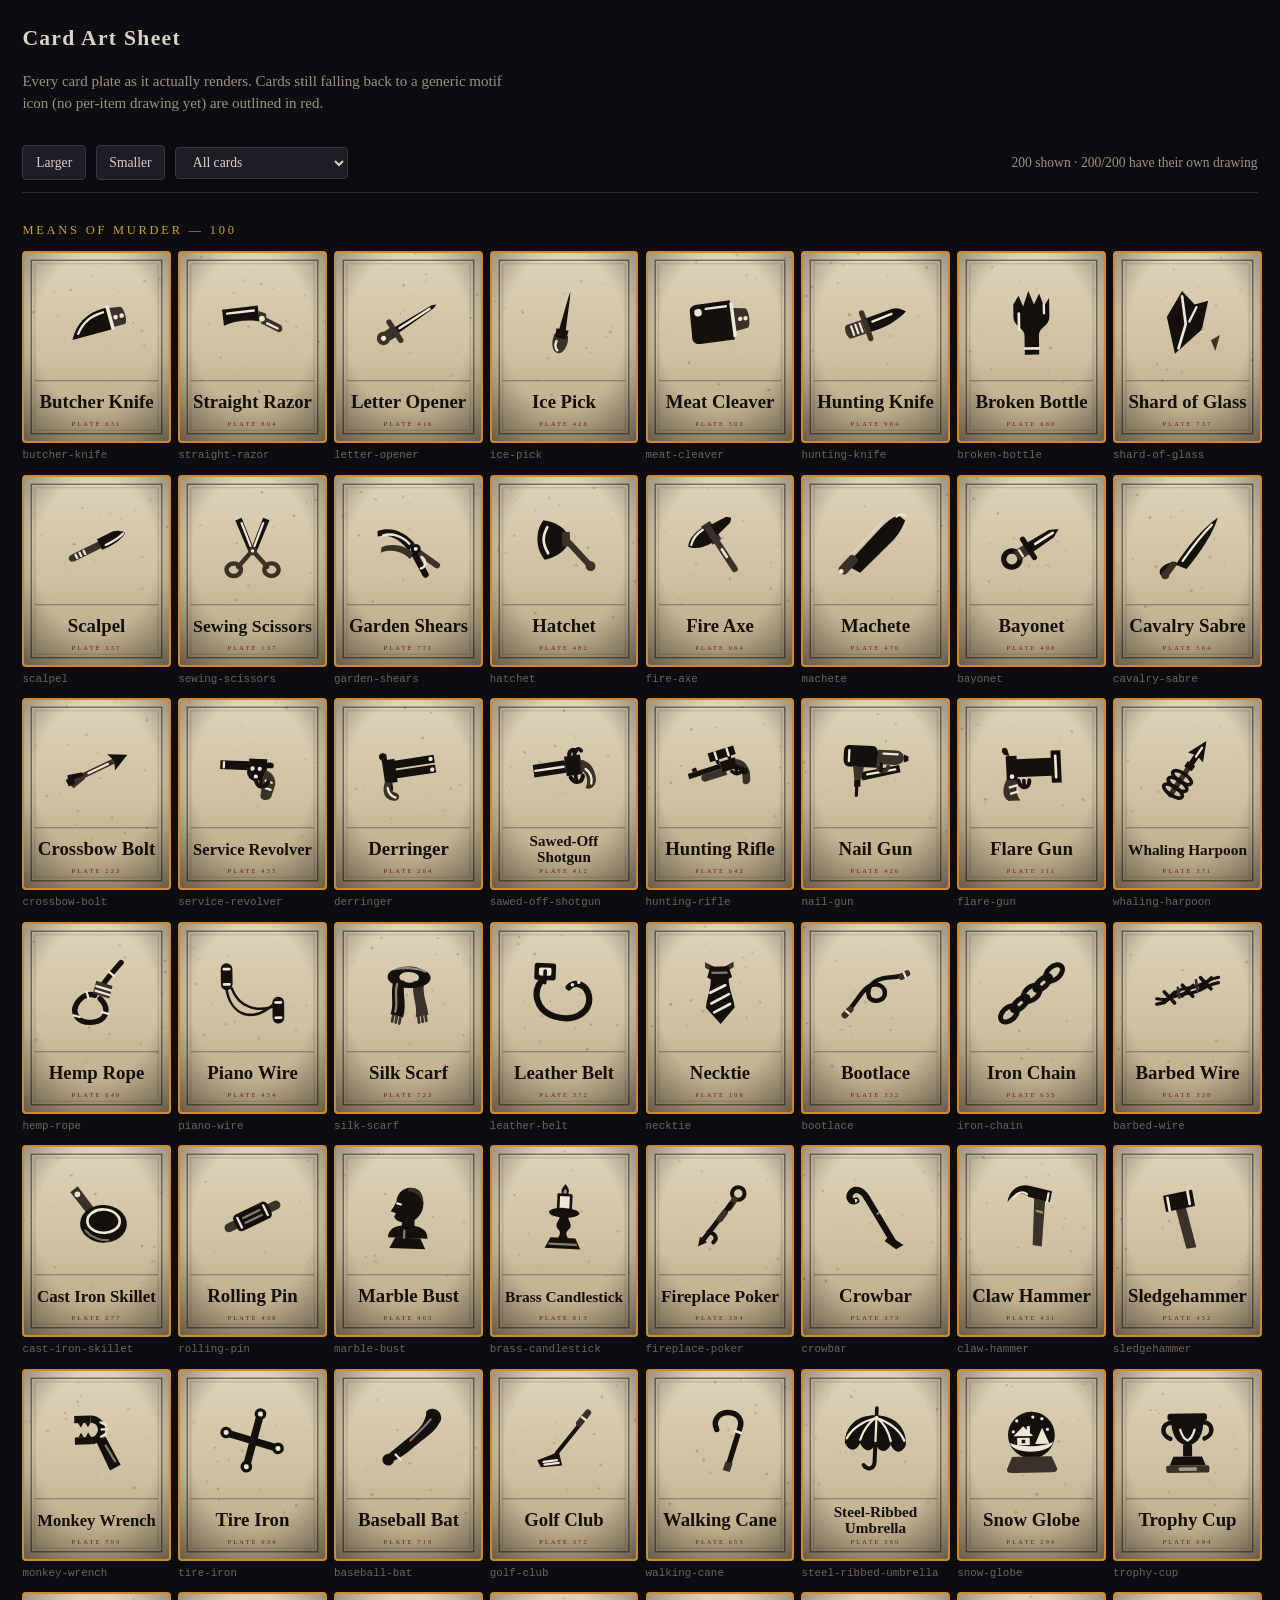
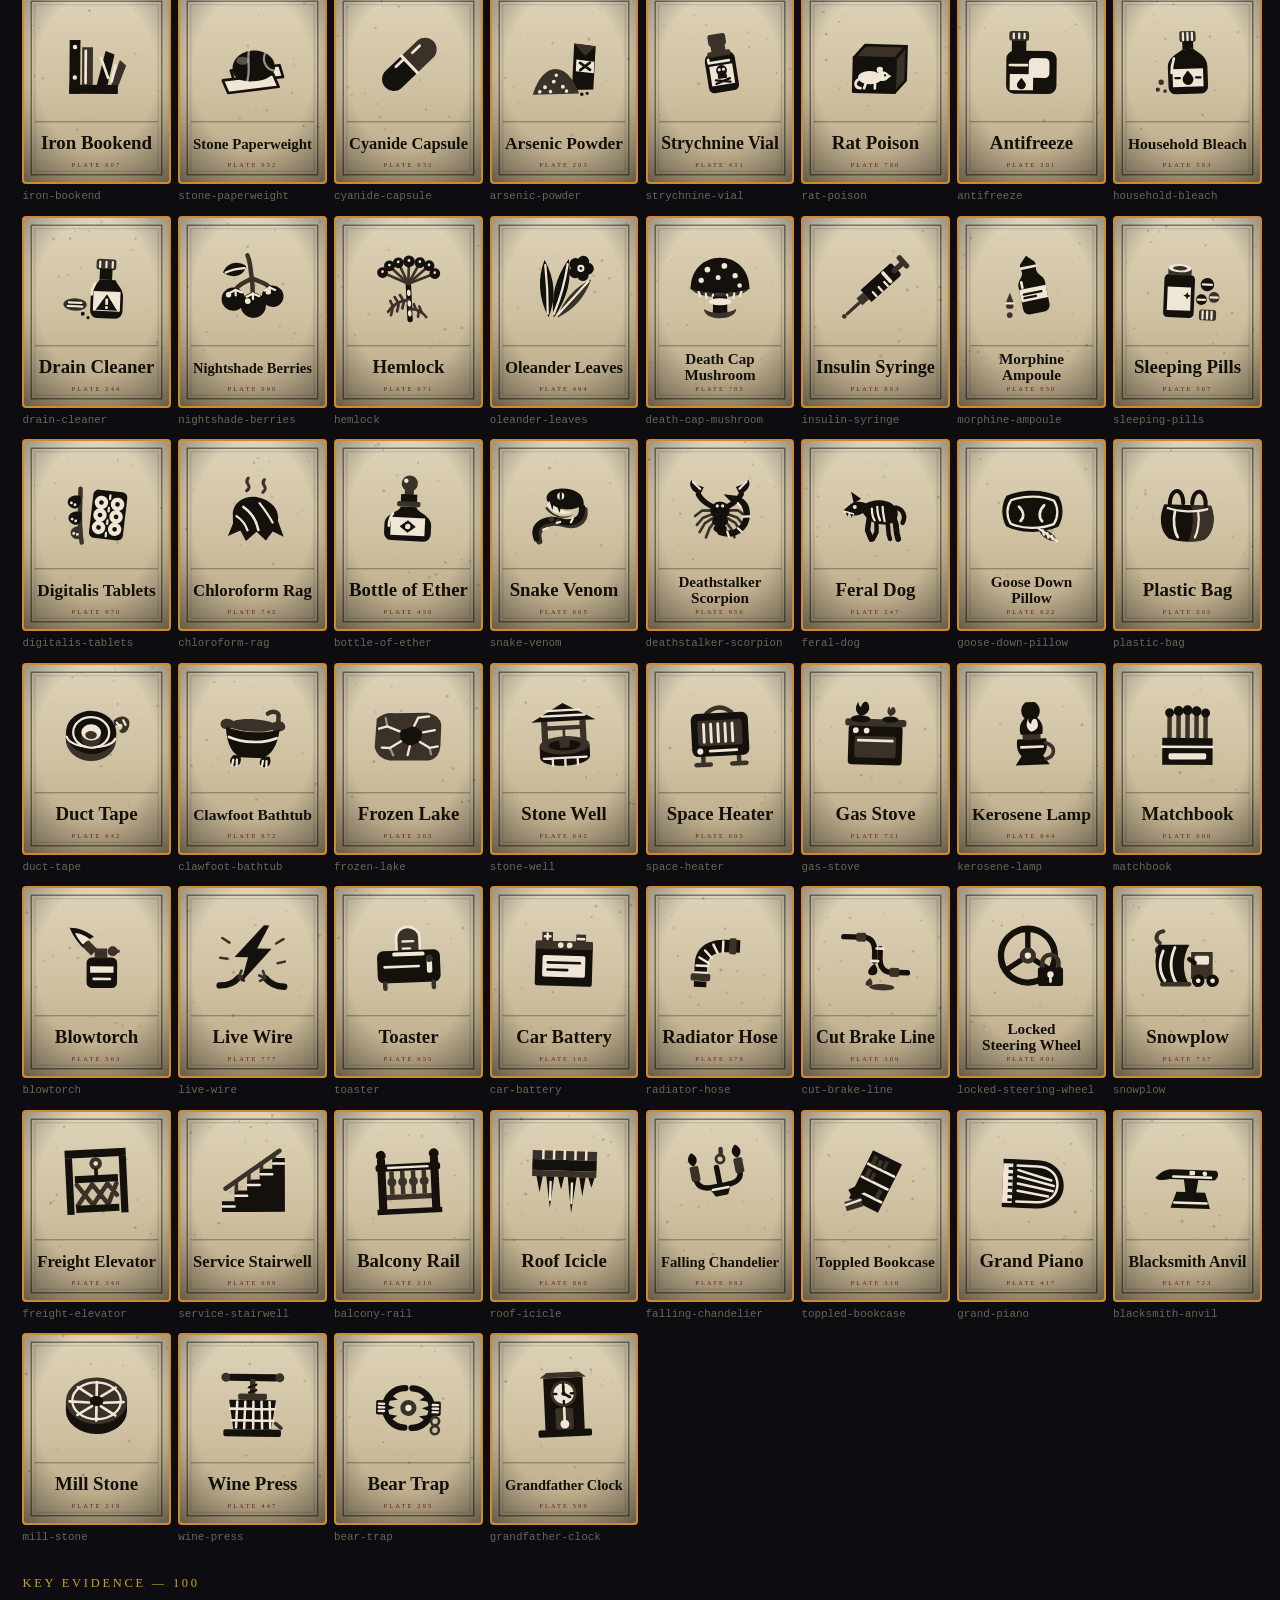
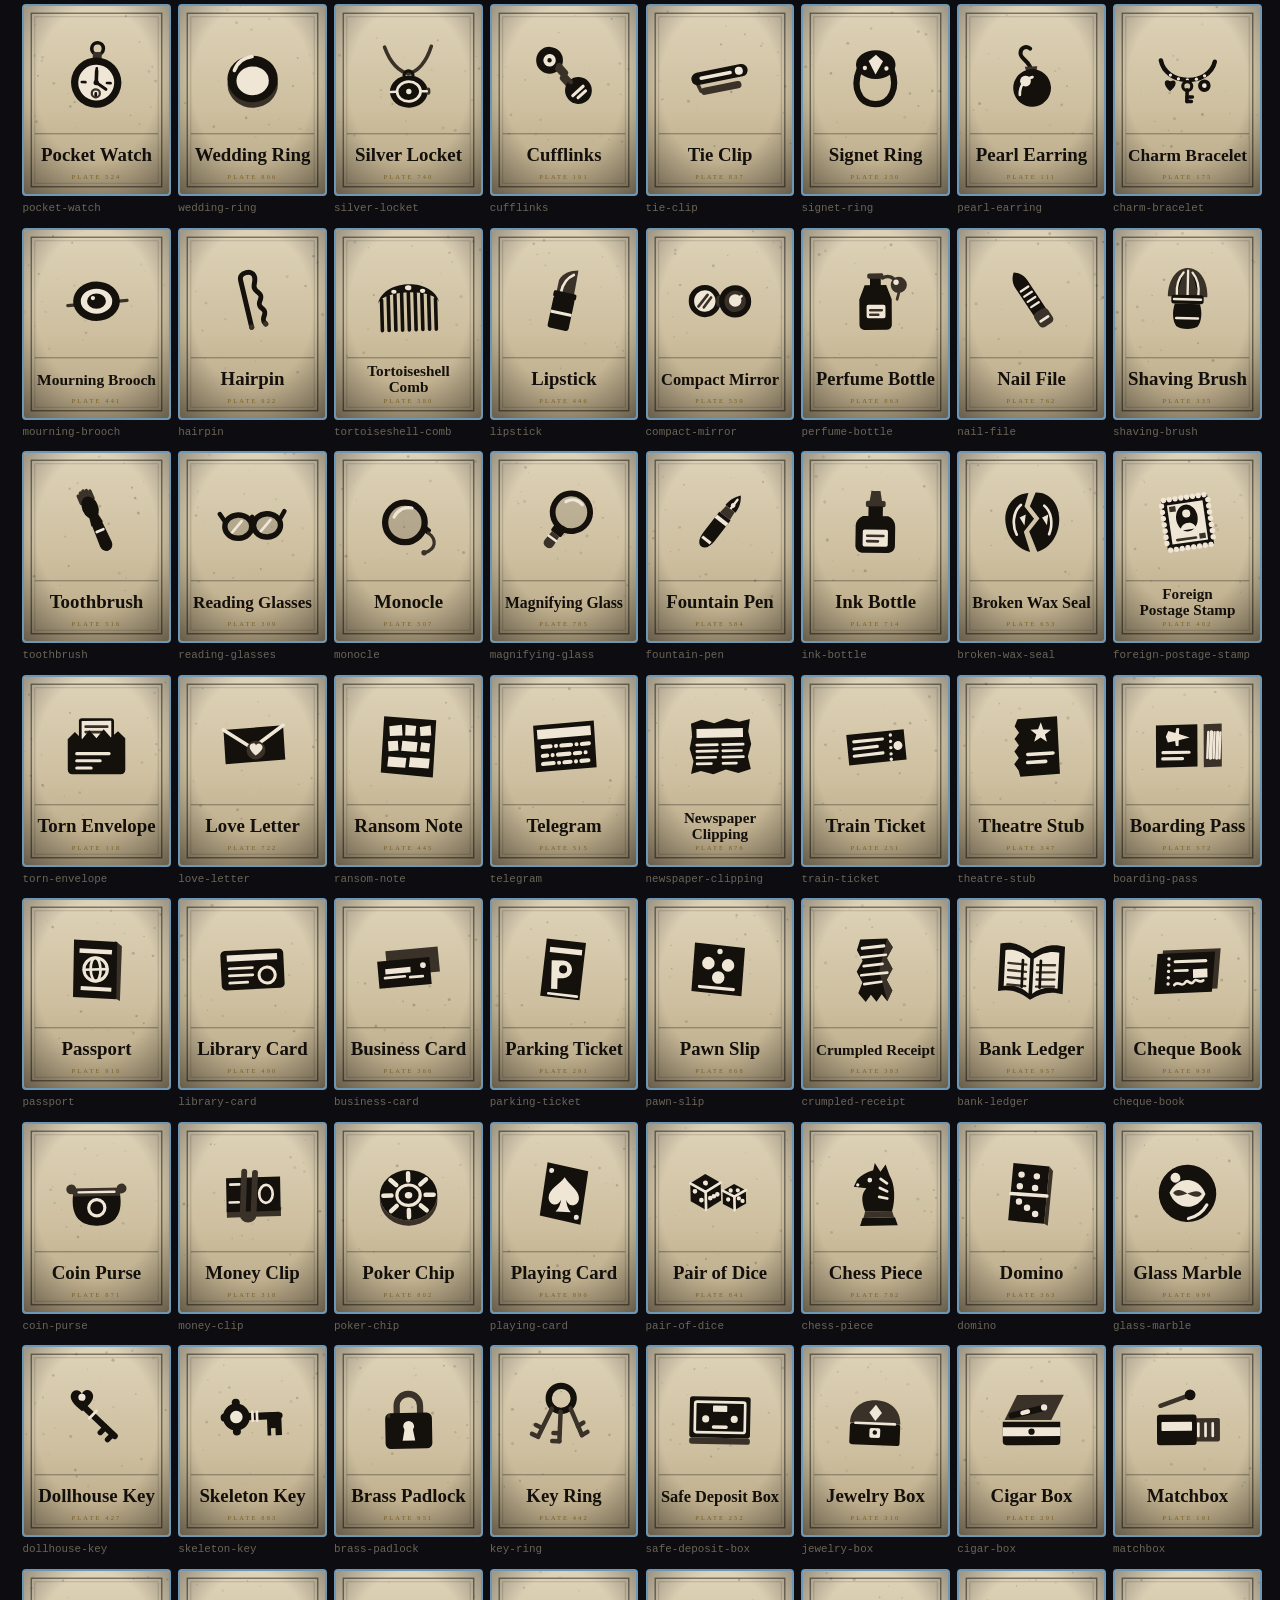
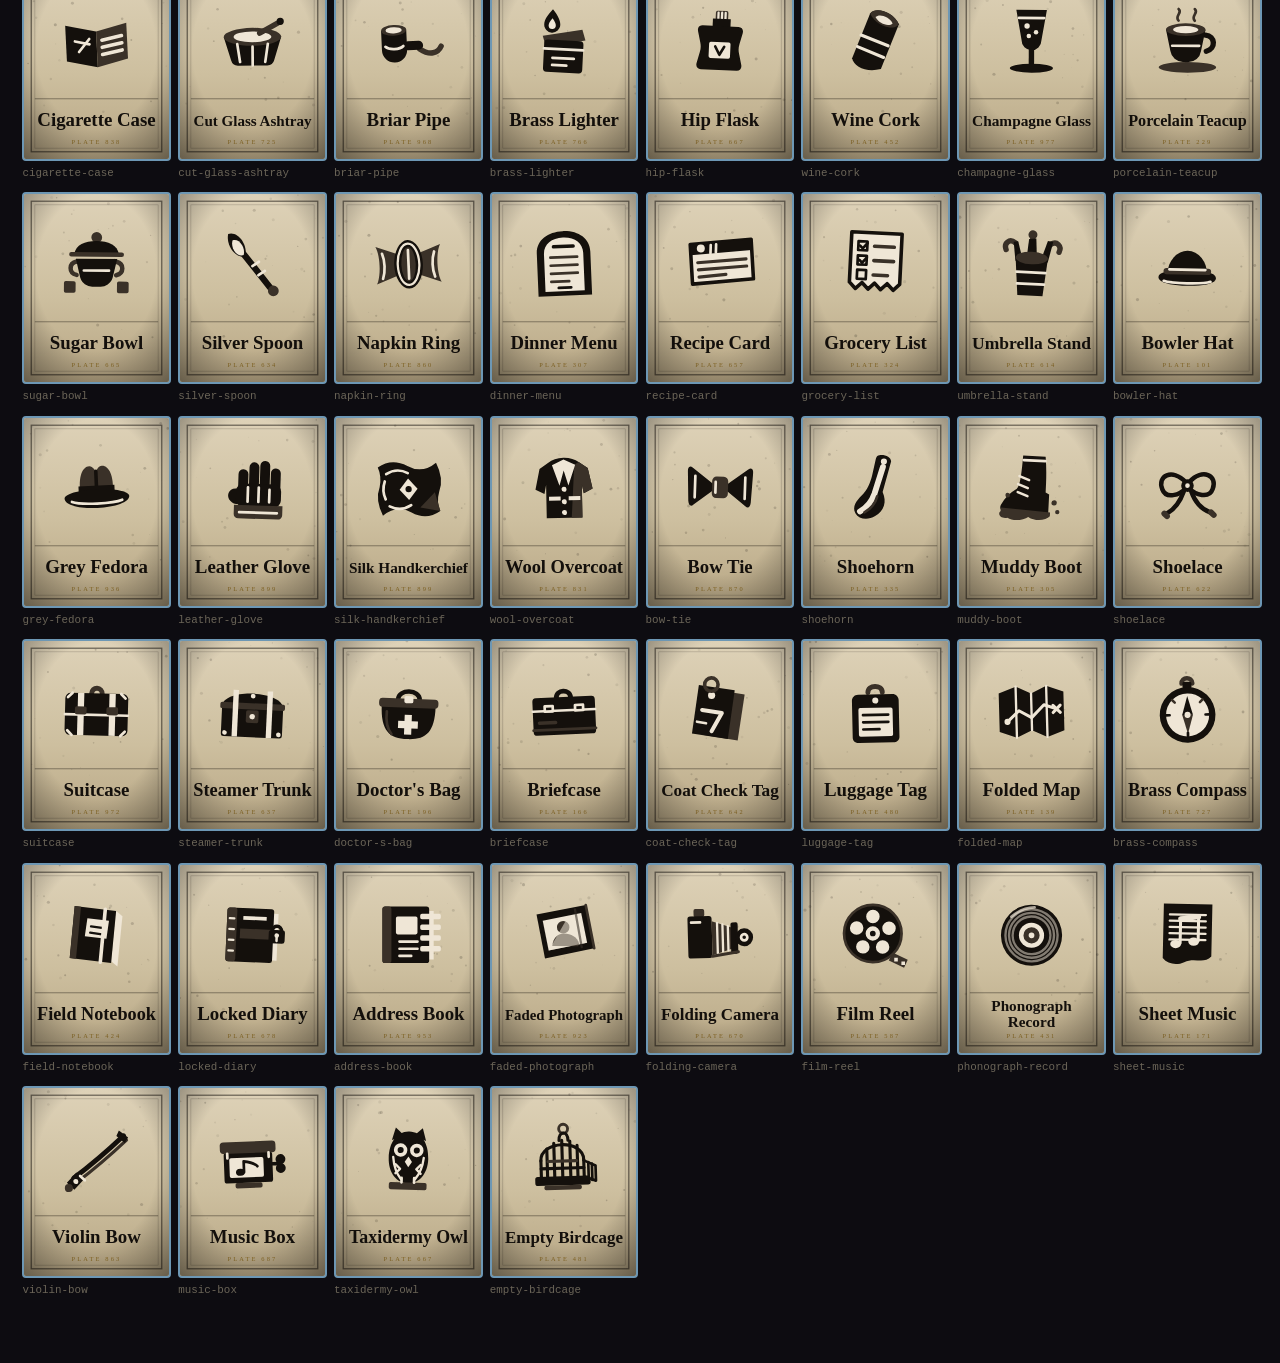
<file: tools/art-sheet.html>
<!DOCTYPE html>
<html lang="en">
<head>
<meta charset="utf-8">
<meta name="viewport" content="width=device-width, initial-scale=1">
<title>Card Art Sheet</title>
<style>
  :root { color-scheme: dark; }
  body {
    margin: 0; padding: 1.4rem 1.4rem 4rem;
    background: #0d0c11; color: #d9d3c6;
    font: 15px/1.5 Georgia, 'Times New Roman', serif;
  }
  h1 { font-size: 1.35rem; letter-spacing: .06em; margin: 0 0 .3rem; }
  .lede { color: #9a9384; max-width: 66ch; margin-bottom: 1.2rem; }
  .bar {
    position: sticky; top: 0; z-index: 5;
    display: flex; gap: .6rem; align-items: center; flex-wrap: wrap;
    background: #0d0c11ee; backdrop-filter: blur(6px);
    padding: .7rem 0; margin-bottom: 1rem; border-bottom: 1px solid #2e2b36;
  }
  button, select {
    font: inherit; font-size: .85rem;
    background: #1e1c25; color: #d9d3c6;
    border: 1px solid #3a3644; border-radius: 4px; padding: .4rem .8rem; cursor: pointer;
  }
  button:hover { border-color: #c9a227; }
  .count { margin-left: auto; color: #9a9384; font-size: .85rem; }
  h2 { font-size: .78rem; letter-spacing: .22em; text-transform: uppercase;
       color: #c9a227; font-weight: normal; margin: 1.8rem 0 .7rem; }
  .grid { display: grid; grid-template-columns: repeat(auto-fill, minmax(var(--w, 132px), 1fr)); gap: .7rem; }
  figure { margin: 0; }
  figure img { display: block; width: 100%; aspect-ratio: 100/130; border-radius: 4px;
               border: 2px solid #3a3644; background: #cdbf9f; }
  figure.means img { border-color: #d08a2c; }
  figure.clue  img { border-color: #6d97b4; }
  figcaption { font-size: .68rem; color: #6b6558; font-family: ui-monospace, Consolas, monospace;
               padding-top: .25rem; word-break: break-all; }
  figure.missing img { outline: 3px solid #c02f2f; outline-offset: 2px; }
  figure.missing figcaption { color: #c02f2f; }
</style>
</head>
<body>

<h1>Card Art Sheet</h1>
<p class="lede">
  Every card plate as it actually renders. Cards still falling back to a generic
  motif icon (no per-item drawing yet) are outlined in red.
</p>

<div class="bar">
  <button id="big">Larger</button>
  <button id="small">Smaller</button>
  <select id="filter">
    <option value="all">All cards</option>
    <option value="means">Means of Murder</option>
    <option value="clues">Key Evidence</option>
    <option value="missing">Missing drawings only</option>
  </select>
  <span class="count" id="count"></span>
</div>

<div id="body"></div>

<script type="module">
import { MEANS } from '../js/data/means.js';
import { CLUES } from '../js/data/clues.js';
import { cardArtSVG, svgDataUri } from '../js/art/procedural.js';
import { ITEM_GLYPHS } from '../js/art/glyphs/index.js';

let w = 132;

function render() {
  const filter = document.querySelector('#filter').value;
  const body = document.querySelector('#body');
  body.innerHTML = '';
  document.documentElement.style.setProperty('--w', w + 'px');

  const decks = [['means', 'Means of Murder', MEANS], ['clues', 'Key Evidence', CLUES]];
  let shown = 0, missing = 0;

  for (const [kind, label, items] of decks) {
    const list = items.filter(it => {
      const has = !!ITEM_GLYPHS[it.img];
      if (!has) missing++;
      if (filter === 'missing') return !has;
      if (filter === 'all') return true;
      return filter === kind;
    });
    if (!list.length) continue;

    const h = document.createElement('h2');
    h.textContent = `${label} — ${list.length}`;
    body.append(h);

    const grid = document.createElement('div');
    grid.className = 'grid';
    for (const it of list) {
      const fig = document.createElement('figure');
      fig.className = (kind === 'means' ? 'means' : 'clue') + (ITEM_GLYPHS[it.img] ? '' : ' missing');
      const img = new Image();
      img.src = svgDataUri(cardArtSVG(it, kind));
      img.alt = it.name;
      const cap = document.createElement('figcaption');
      cap.textContent = it.img;
      fig.append(img, cap);
      grid.append(fig);
      shown++;
    }
    body.append(grid);
  }

  const total = MEANS.length + CLUES.length;
  const drawn = total - missing;
  document.querySelector('#count').textContent =
    `${shown} shown · ${drawn}/${total} have their own drawing`;
}

document.querySelector('#filter').addEventListener('change', render);
document.querySelector('#big').addEventListener('click', () => { w = Math.min(280, w + 34); render(); });
document.querySelector('#small').addEventListener('click', () => { w = Math.max(76, w - 34); render(); });
render();
</script>
</body>
</html>
</file>
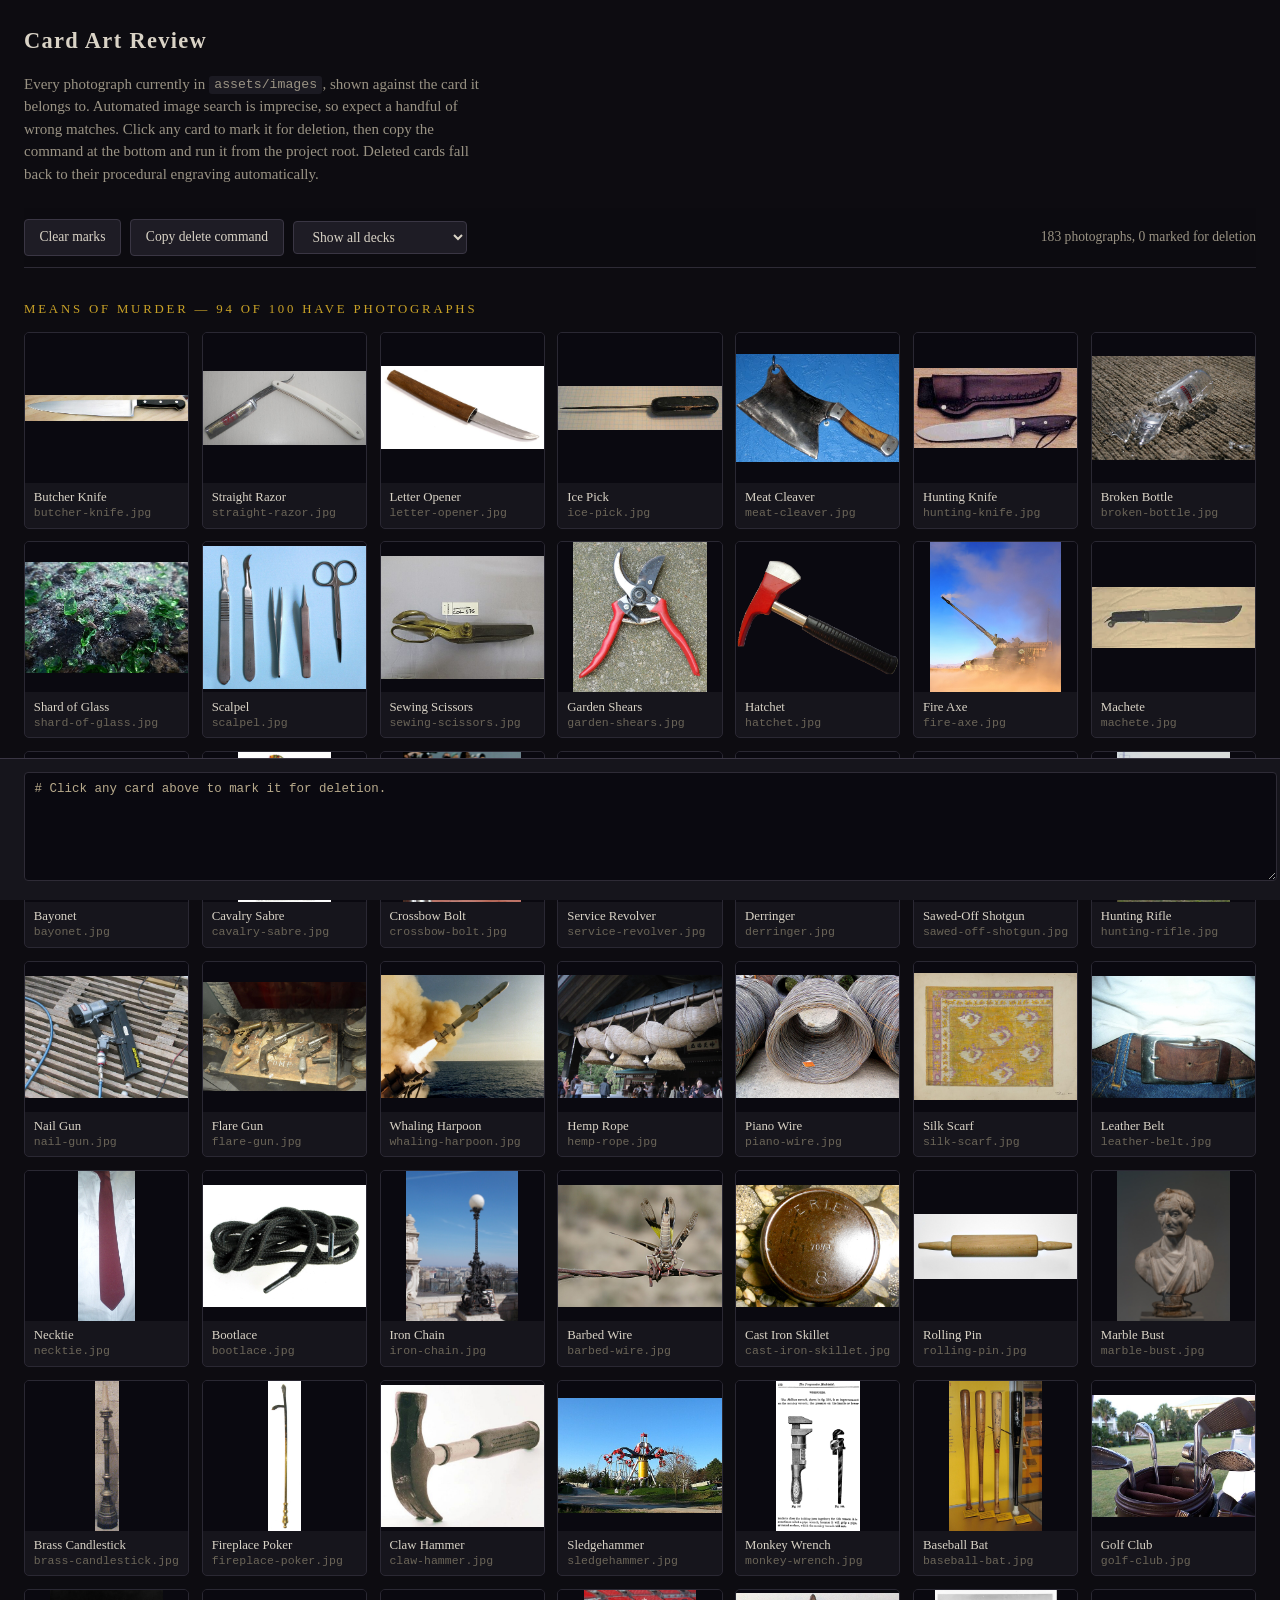
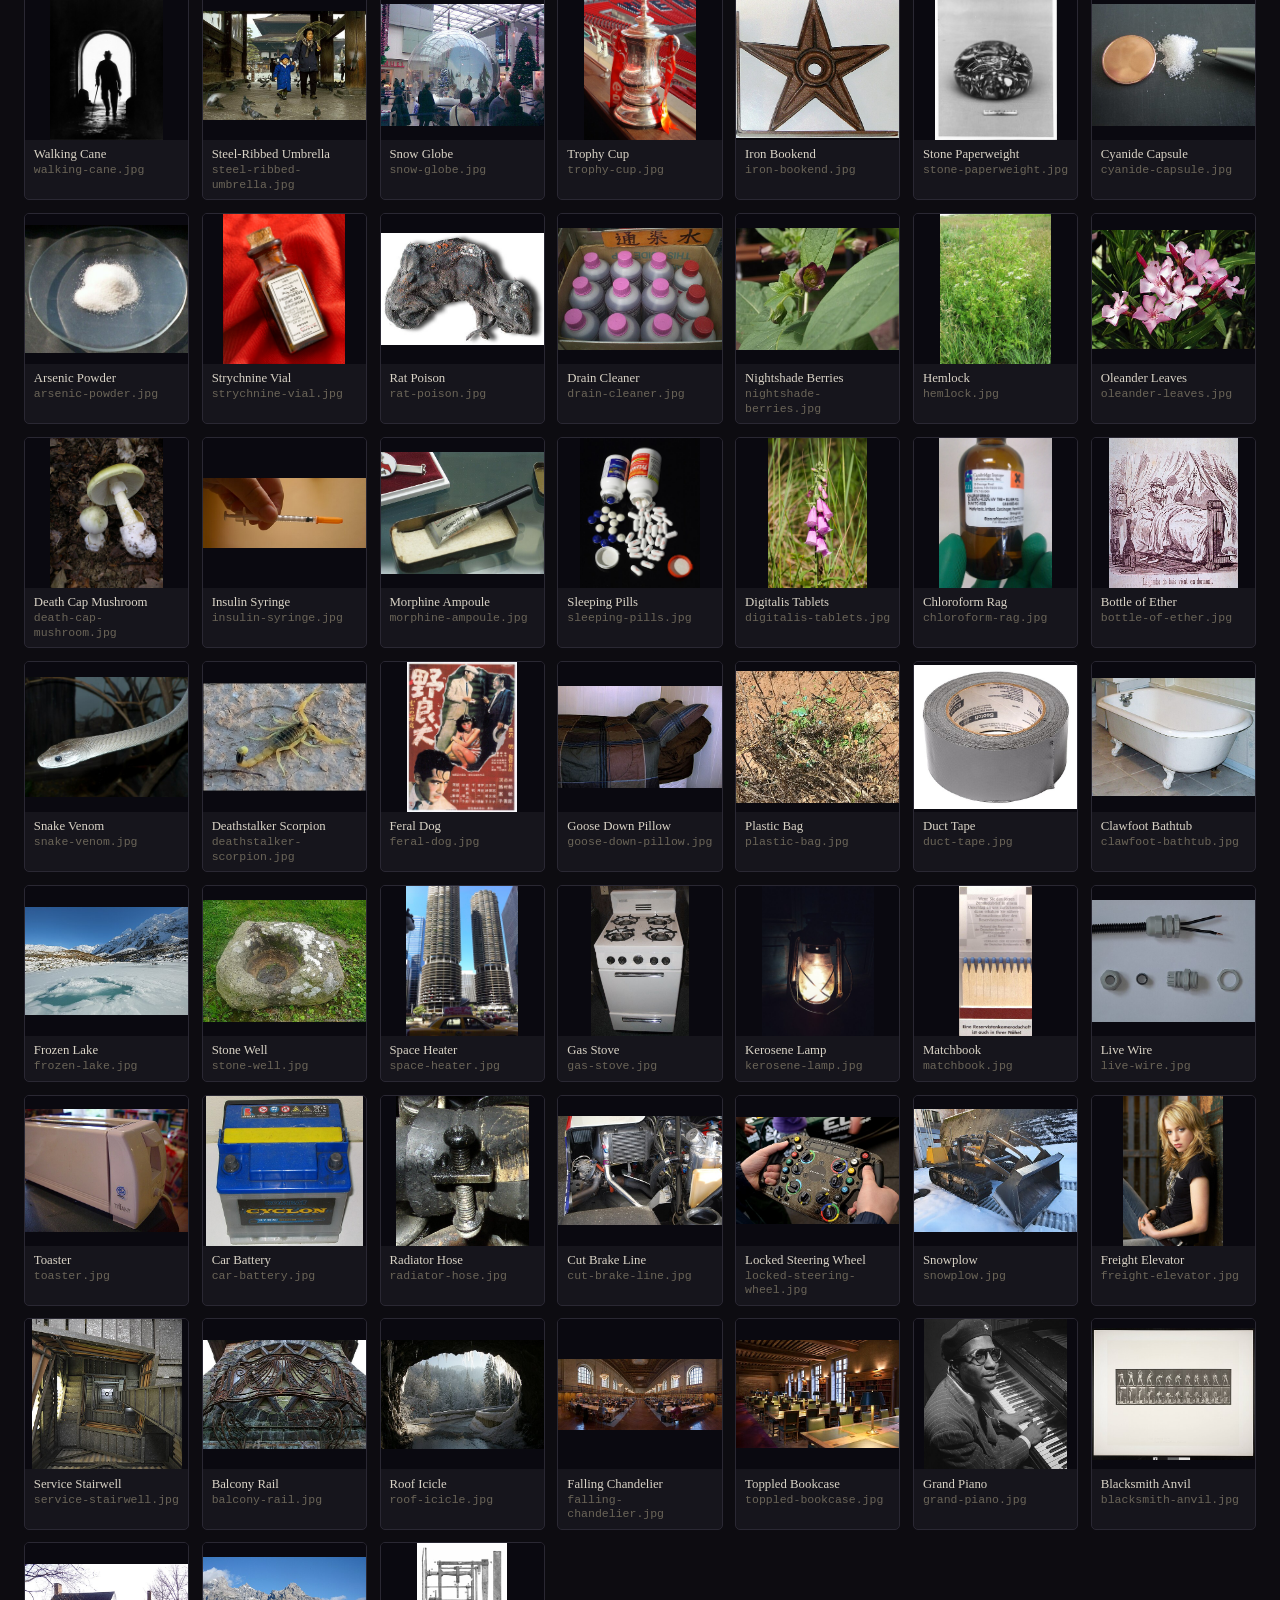
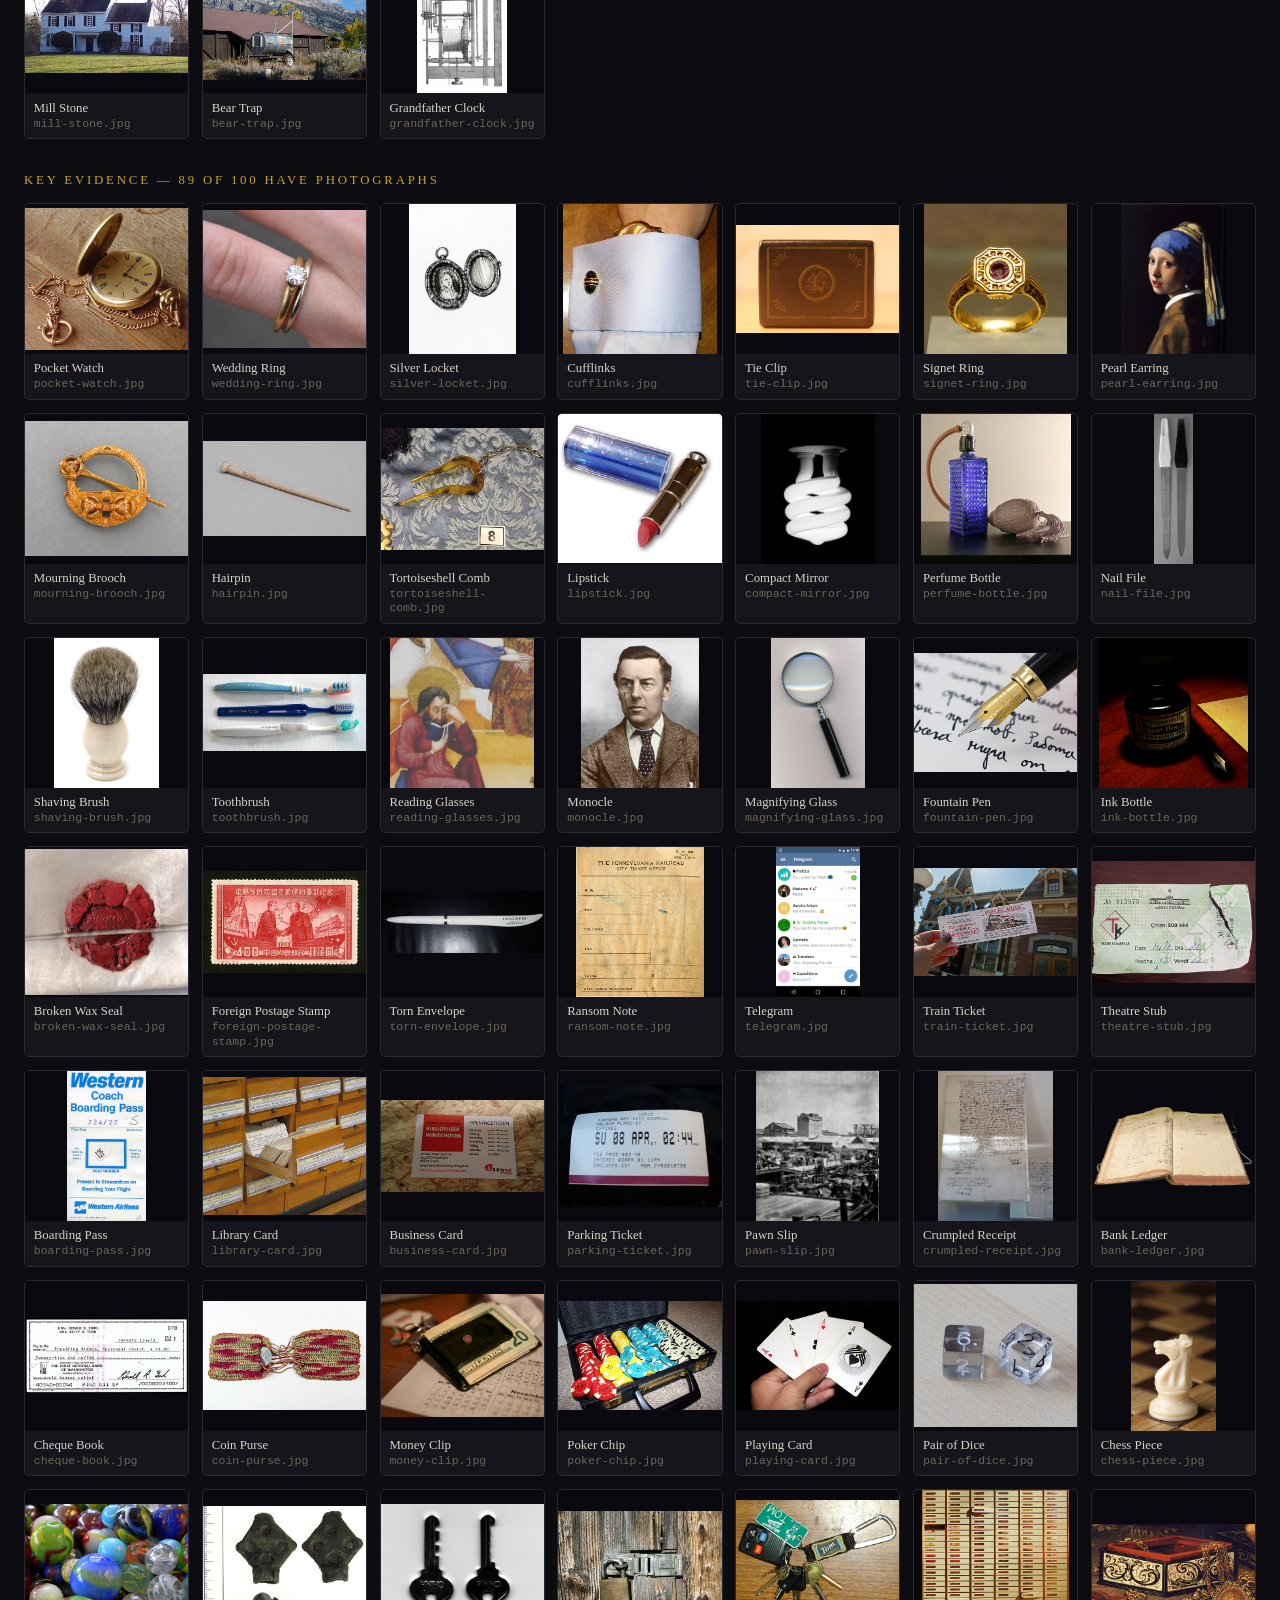
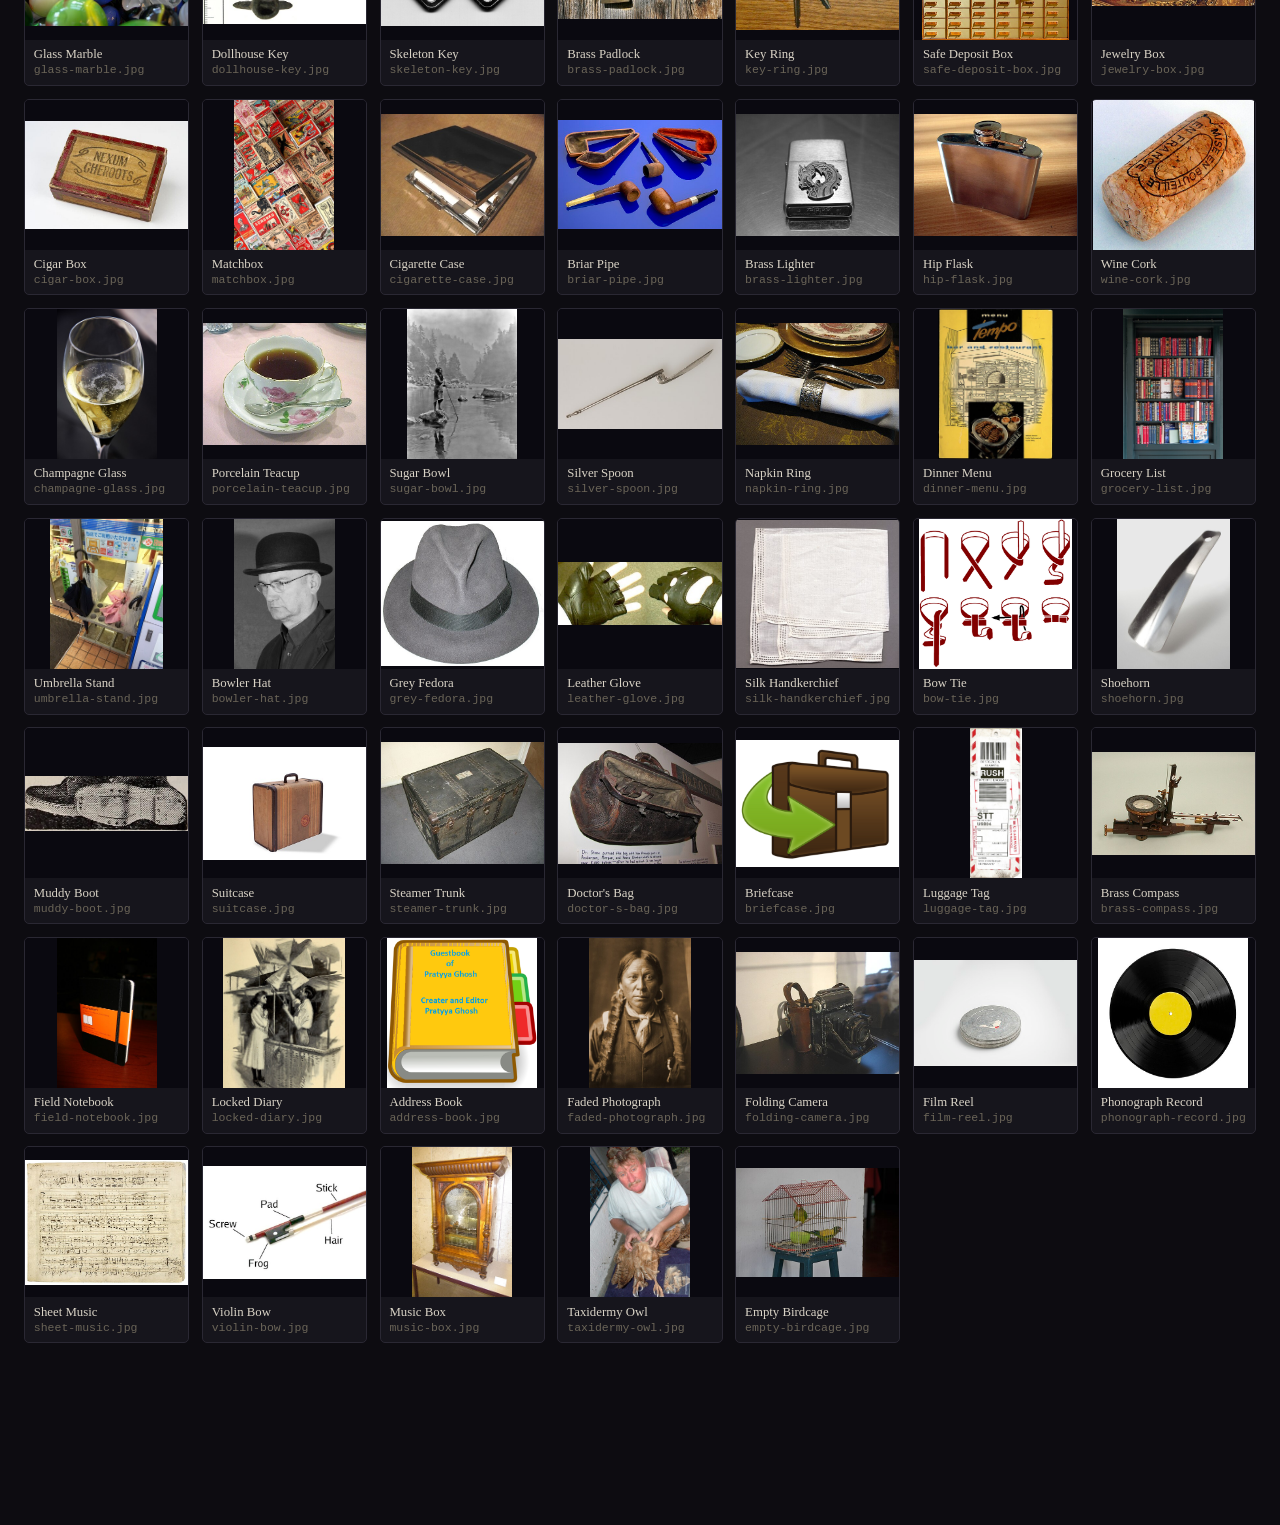
<file: tools/review.html>
<!DOCTYPE html>
<html lang="en">
<head>
<meta charset="utf-8">
<meta name="viewport" content="width=device-width, initial-scale=1">
<title>Card Art Review</title>
<style>
  :root { color-scheme: dark; }
  body {
    margin: 0; padding: 1.5rem 1.5rem 6rem;
    background: #0d0c11; color: #d9d3c6;
    font: 15px/1.5 Georgia, 'Times New Roman', serif;
  }
  h1 { font-size: 1.4rem; letter-spacing: .06em; margin: 0 0 .3rem; }
  .lede { color: #9a9384; max-width: 62ch; margin-bottom: 1.4rem; }
  code { background: #1b1a22; padding: .1em .4em; border-radius: 3px; font-size: .88em; }

  .bar {
    position: sticky; top: 0; z-index: 5;
    display: flex; gap: .6rem; align-items: center; flex-wrap: wrap;
    background: #0d0c11ee; backdrop-filter: blur(6px);
    padding: .7rem 0; margin-bottom: 1rem; border-bottom: 1px solid #2e2b36;
  }
  button, select {
    font: inherit; font-size: .85rem;
    background: #1e1c25; color: #d9d3c6;
    border: 1px solid #3a3644; border-radius: 4px;
    padding: .45rem .9rem; cursor: pointer;
  }
  button:hover { border-color: #c9a227; color: #fff; }
  .count { color: #9a9384; font-size: .85rem; margin-left: auto; }

  h2 { font-size: .8rem; letter-spacing: .22em; text-transform: uppercase;
       color: #c9a227; font-weight: normal; margin: 2rem 0 .8rem; }

  .grid { display: grid; grid-template-columns: repeat(auto-fill, minmax(150px, 1fr)); gap: .8rem; }
  figure {
    margin: 0; background: #16151c; border: 1px solid #2a2833;
    border-radius: 5px; overflow: hidden; cursor: pointer;
    transition: border-color .15s, transform .12s;
  }
  figure:hover { transform: translateY(-2px); border-color: #4a4657; }
  figure.rejected { border-color: #c02f2f; opacity: .45; }
  figure.rejected img { filter: grayscale(1); }
  figure img { display: block; width: 100%; height: 150px; object-fit: contain; background: #0a0910; }
  figcaption { padding: .45rem .55rem; font-size: .8rem; line-height: 1.25; }
  figcaption .slug { display: block; color: #6b6558; font-size: .72rem; font-family: monospace; }
  figure.rejected figcaption::after { content: ' — marked for deletion'; color: #c02f2f; font-size: .72rem; }

  .out {
    position: fixed; left: 0; right: 0; bottom: 0;
    background: #16151c; border-top: 1px solid #3a3644; padding: .8rem 1.5rem;
    max-height: 34vh; overflow: auto;
  }
  .out textarea {
    width: 100%; min-height: 5.5rem; background: #0a0910; color: #b9ab8c;
    border: 1px solid #2e2b36; border-radius: 4px; padding: .6rem;
    font-family: ui-monospace, Consolas, monospace; font-size: .78rem;
  }
  .empty { color: #6b6558; font-style: italic; }
</style>
</head>
<body>

<h1>Card Art Review</h1>
<p class="lede">
  Every photograph currently in <code>assets/images</code>, shown against the card it
  belongs to. Automated image search is imprecise, so expect a handful of wrong
  matches. Click any card to mark it for deletion, then copy the command at the
  bottom and run it from the project root. Deleted cards fall back to their
  procedural engraving automatically.
</p>

<div class="bar">
  <button id="clear">Clear marks</button>
  <button id="copy">Copy delete command</button>
  <select id="filter">
    <option value="all">Show all decks</option>
    <option value="means">Means of Murder only</option>
    <option value="clues">Key Evidence only</option>
  </select>
  <span class="count" id="count"></span>
</div>

<div id="body"></div>

<div class="out">
  <textarea id="cmd" readonly spellcheck="false"></textarea>
</div>

<script type="module">
import { MEANS } from '../js/data/means.js';
import { CLUES } from '../js/data/clues.js';

const rejected = new Set(JSON.parse(localStorage.getItem('mib.review.rejected') || '[]'));

const manifest = await fetch('../assets/images/manifest.json', { cache: 'no-cache' })
  .then(r => r.ok ? r.json() : null)
  .catch(() => null);

if (!manifest) {
  document.querySelector('#body').innerHTML =
    '<p class="empty">No manifest found. Run <code>node tools/build-manifest.mjs</code> first.</p>';
}

const decks = [
  ['means', 'Means of Murder', MEANS],
  ['clues', 'Key Evidence', CLUES]
];

function render() {
  const filter = document.querySelector('#filter').value;
  const body = document.querySelector('#body');
  body.innerHTML = '';
  let shown = 0, total = 0;

  for (const [dir, label, items] of decks) {
    const have = items.filter(i => manifest?.[dir]?.[i.img]);
    total += have.length;
    if (filter !== 'all' && filter !== dir) continue;
    if (!have.length) continue;

    const h = document.createElement('h2');
    h.textContent = `${label} — ${have.length} of ${items.length} have photographs`;
    body.append(h);

    const grid = document.createElement('div');
    grid.className = 'grid';
    for (const item of have) {
      const file = manifest[dir][item.img];
      const path = `${dir}/${file}`;
      const fig = document.createElement('figure');
      if (rejected.has(path)) fig.classList.add('rejected');
      fig.innerHTML =
        `<img src="../assets/images/${path}" alt="" loading="lazy">` +
        `<figcaption>${item.name}<span class="slug">${file}</span></figcaption>`;
      fig.addEventListener('click', () => {
        if (rejected.has(path)) rejected.delete(path); else rejected.add(path);
        fig.classList.toggle('rejected');
        save();
      });
      grid.append(fig);
      shown++;
    }
    body.append(grid);
  }
  document.querySelector('#count').textContent =
    `${total} photographs, ${rejected.size} marked for deletion`;
  save();
}

function save() {
  localStorage.setItem('mib.review.rejected', JSON.stringify([...rejected]));
  const cmd = document.querySelector('#cmd');
  if (!rejected.size) {
    cmd.value = '# Click any card above to mark it for deletion.';
    return;
  }
  cmd.value =
    'rm ' + [...rejected].map(p => `assets/images/${p}`).join(' ') +
    '\nnode tools/build-manifest.mjs';
  document.querySelector('#count').textContent =
    document.querySelector('#count').textContent.replace(/\d+ marked/, `${rejected.size} marked`);
}

document.querySelector('#filter').addEventListener('change', render);
document.querySelector('#clear').addEventListener('click', () => { rejected.clear(); render(); });
document.querySelector('#copy').addEventListener('click', async () => {
  try {
    await navigator.clipboard.writeText(document.querySelector('#cmd').value);
    const b = document.querySelector('#copy');
    b.textContent = 'Copied';
    setTimeout(() => { b.textContent = 'Copy delete command'; }, 1400);
  } catch { document.querySelector('#cmd').select(); }
});

render();
</script>
</body>
</html>
</file>
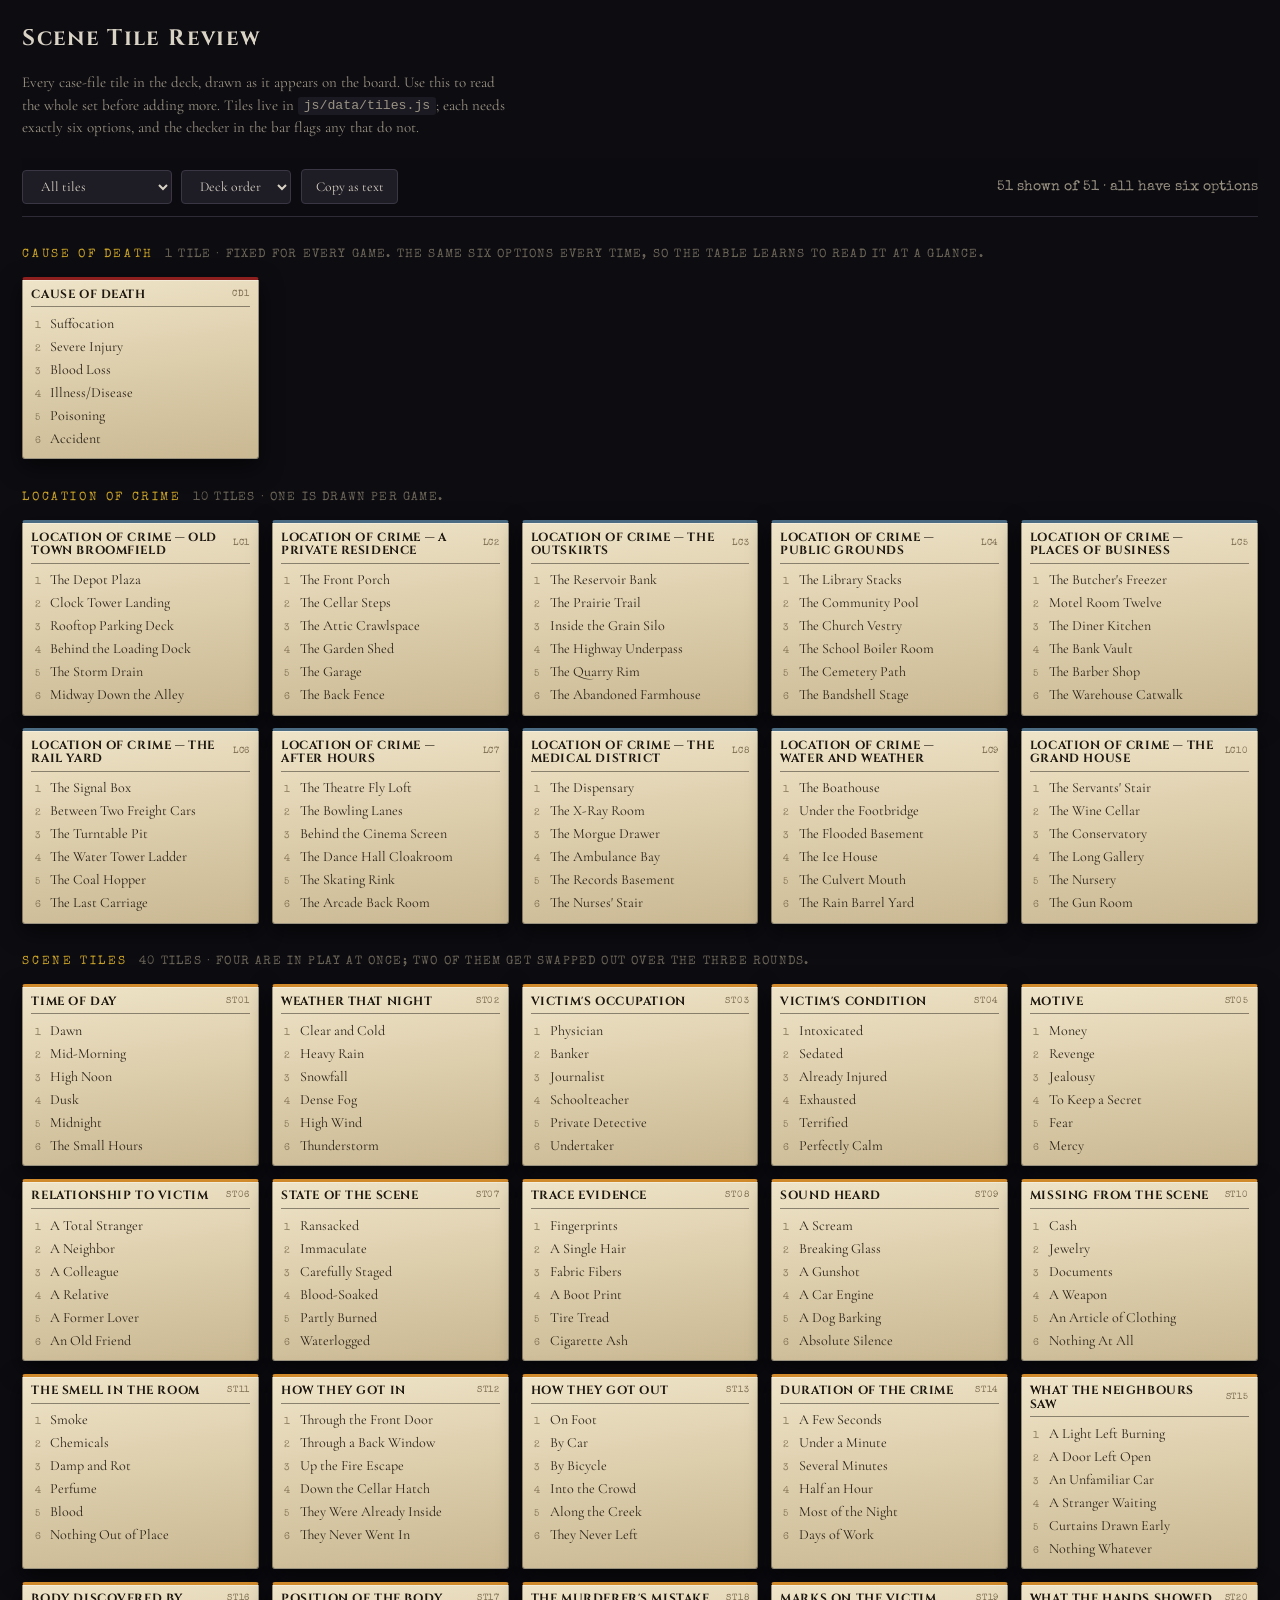
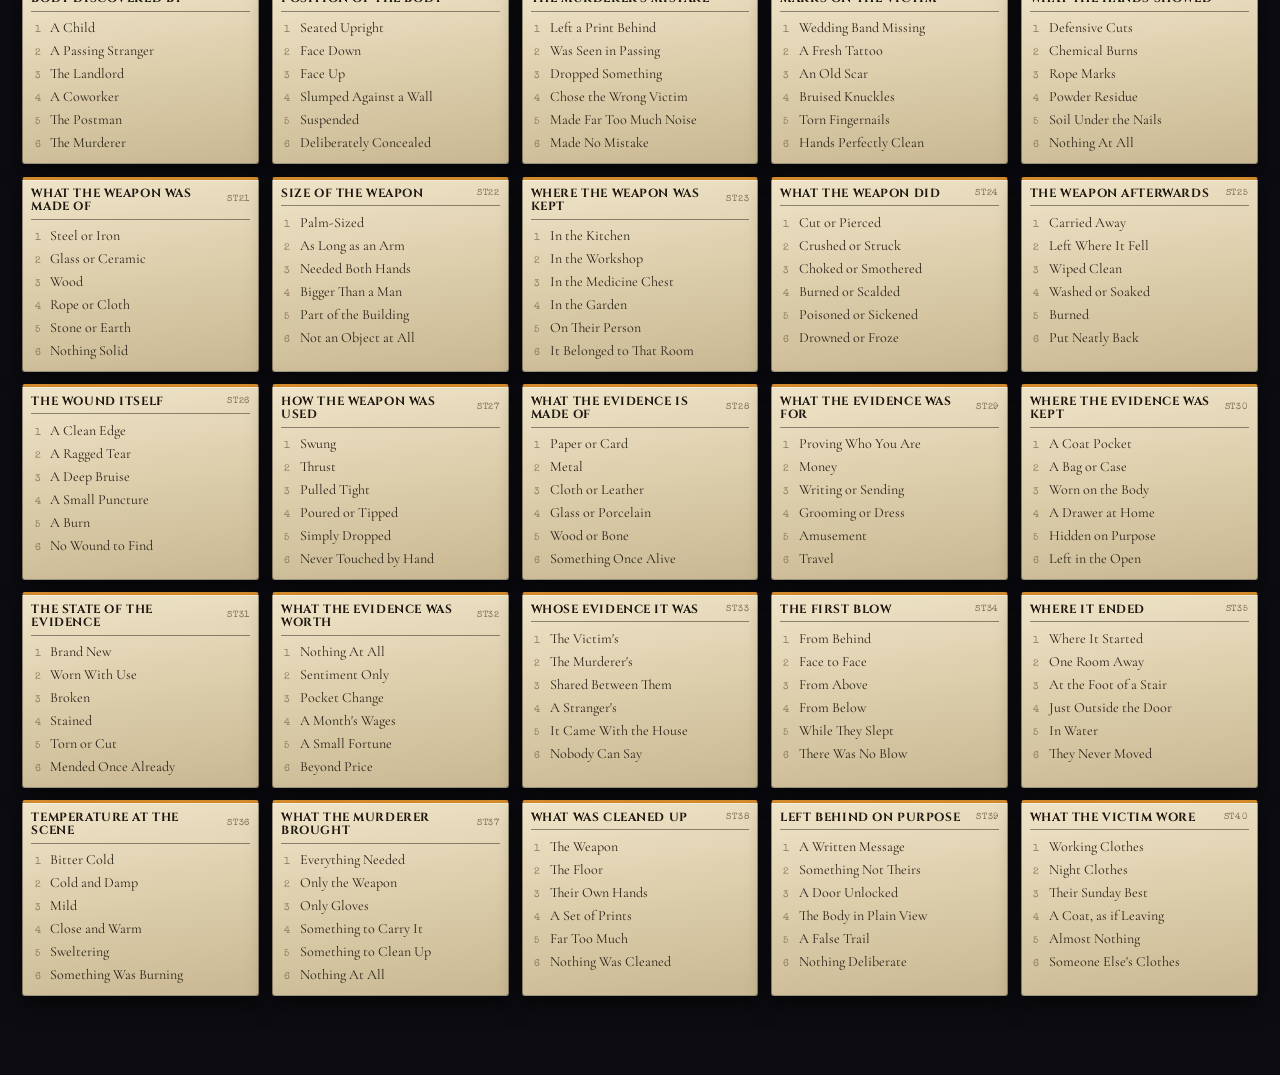
<file: tools/tiles.html>
<!DOCTYPE html>
<html lang="en">
<head>
<meta charset="utf-8">
<meta name="viewport" content="width=device-width, initial-scale=1">
<title>Scene Tile Review</title>
<link rel="preconnect" href="https://fonts.googleapis.com">
<link rel="preconnect" href="https://fonts.gstatic.com" crossorigin>
<link href="https://fonts.googleapis.com/css2?family=Cinzel:wght@700&family=Cormorant+Garamond:wght@400;600&family=Special+Elite&display=swap" rel="stylesheet">
<style>
  :root {
    --ink: #0d0c11; --line: #2e2b36; --line-soft: #221f2a;
    --paper: #d8cbae; --text: #d9d3c6; --text-dim: #9a9384; --text-faint: #6b6558;
    --brass: #c9a227; --brass-dim: #8a6f1c;
    --blood: #8e1f1f; --steel: #4a6b82; --amber: #d08a2c;
    color-scheme: dark;
  }
  body {
    margin: 0; padding: 1.4rem 1.4rem 5rem;
    background: var(--ink); color: var(--text);
    font: 15px/1.5 'Cormorant Garamond', Georgia, serif;
  }
  h1 { font-family: 'Cinzel', Georgia, serif; font-size: 1.4rem; letter-spacing: .06em; margin: 0 0 .3rem; }
  .lede { color: var(--text-dim); max-width: 70ch; margin-bottom: 1.2rem; }
  code { background: #1b1a22; padding: .1em .4em; border-radius: 3px; font-size: .88em; }

  .bar {
    position: sticky; top: 0; z-index: 5;
    display: flex; gap: .6rem; align-items: center; flex-wrap: wrap;
    background: #0d0c11ee; backdrop-filter: blur(6px);
    padding: .7rem 0; margin-bottom: 1rem; border-bottom: 1px solid var(--line);
  }
  button, select {
    font: inherit; font-size: .85rem;
    background: #1e1c25; color: var(--text);
    border: 1px solid #3a3644; border-radius: 4px; padding: .4rem .85rem; cursor: pointer;
  }
  button:hover, select:hover { border-color: var(--brass); }
  .count { margin-left: auto; color: var(--text-dim); font-size: .85rem; font-family: 'Special Elite', monospace; }

  h2 {
    font-family: 'Special Elite', monospace;
    font-size: .74rem; letter-spacing: .22em; text-transform: uppercase;
    color: var(--brass); font-weight: normal; margin: 1.9rem 0 .8rem;
    display: flex; align-items: baseline; gap: .7rem;
  }
  h2 .n { color: var(--text-faint); letter-spacing: .1em; }

  .grid { display: grid; grid-template-columns: repeat(auto-fill, minmax(230px, 1fr)); gap: .8rem; }

  /* The tiles are drawn to match the board so a review reflects the real thing. */
  .tile {
    position: relative;
    background: linear-gradient(172deg, #efe4c8 0%, #ddceac 48%, #c9b892 100%);
    border: 1px solid rgba(0,0,0,.35);
    border-radius: 3px;
    padding: .45rem .5rem .5rem;
    color: #16120c;
    box-shadow: 0 8px 22px rgba(0,0,0,.6), 0 1px 0 rgba(255,255,255,.35) inset;
  }
  .tile.cause { border-top: 3px solid var(--blood); }
  .tile.place { border-top: 3px solid var(--steel); }
  .tile.scene { border-top: 3px solid var(--amber); }

  .tile-head {
    display: flex; align-items: center; justify-content: space-between; gap: .4rem;
    border-bottom: 1.5px solid rgba(20,16,12,.45);
    padding-bottom: .3rem; margin-bottom: .38rem;
  }
  .tile-title {
    font-family: 'Cinzel', Georgia, serif; font-weight: 700;
    font-size: .74rem; letter-spacing: .05em; text-transform: uppercase;
    color: #1d1710; line-height: 1.15;
  }
  .tile-id {
    font-family: 'Special Elite', monospace; font-size: .58rem;
    color: #7a6a4e; letter-spacing: .08em;
  }
  .tile ol { list-style: none; margin: 0; padding: 0; display: grid; gap: 1px; counter-reset: opt; }
  .tile li {
    display: flex; align-items: baseline; gap: .45rem;
    padding: .16rem .2rem;
    font-size: .88rem; line-height: 1.2; color: #2a2218;
  }
  .tile li::before {
    counter-increment: opt; content: counter(opt);
    font-family: 'Special Elite', monospace; font-size: .6rem;
    color: #8a7a5c; min-width: .9em;
  }
  .tile.wide { grid-column: span 2; }

  .warn { color: #e07a7a; }
  .empty { color: var(--text-faint); font-style: italic; }
</style>
</head>
<body>

<h1>Scene Tile Review</h1>
<p class="lede">
  Every case-file tile in the deck, drawn as it appears on the board. Use this to
  read the whole set before adding more. Tiles live in
  <code>js/data/tiles.js</code>; each needs exactly six options, and the checker
  in the bar flags any that do not.
</p>

<div class="bar">
  <select id="filter">
    <option value="all">All tiles</option>
    <option value="cause">Cause of Death</option>
    <option value="place">Location of Crime</option>
    <option value="scene">Scene Tiles</option>
  </select>
  <select id="sort">
    <option value="deck">Deck order</option>
    <option value="title">By title</option>
  </select>
  <button id="copy">Copy as text</button>
  <span class="count" id="count"></span>
</div>

<div id="body"></div>

<script type="module">
import { CAUSE_OF_DEATH, LOCATIONS, SCENE_TILES } from '../js/data/tiles.js';

const GROUPS = [
  ['cause', 'Cause of Death', CAUSE_OF_DEATH,
   'Fixed for every game. The same six options every time, so the table learns to read it at a glance.'],
  ['place', 'Location of Crime', LOCATIONS,
   'One is drawn per game.'],
  ['scene', 'Scene Tiles', SCENE_TILES,
   'Four are in play at once; two of them get swapped out over the three rounds.']
];

function tileEl(t, kind) {
  const wrap = document.createElement('div');
  wrap.className = 'tile ' + kind;

  const head = document.createElement('div');
  head.className = 'tile-head';
  const title = document.createElement('div');
  title.className = 'tile-title';
  title.textContent = t.title + (t.subtitle ? ` — ${t.subtitle}` : '');
  const id = document.createElement('span');
  id.className = 'tile-id';
  id.textContent = t.id;
  head.append(title, id);

  const list = document.createElement('ol');
  for (const opt of t.options) {
    const li = document.createElement('li');
    li.textContent = opt;
    list.append(li);
  }
  wrap.append(head, list);

  if (t.options.length !== 6) {
    const warn = document.createElement('div');
    warn.className = 'warn';
    warn.textContent = `${t.options.length} options — should be 6`;
    wrap.append(warn);
  }
  return wrap;
}

function render() {
  const filter = document.querySelector('#filter').value;
  const sort = document.querySelector('#sort').value;
  const body = document.querySelector('#body');
  body.innerHTML = '';

  let shown = 0, bad = 0;
  for (const [kind, label, tiles, note] of GROUPS) {
    if (filter !== 'all' && filter !== kind) continue;
    const list = sort === 'title'
      ? [...tiles].sort((a, b) => a.title.localeCompare(b.title))
      : tiles;

    const h = document.createElement('h2');
    h.innerHTML = `${label} <span class="n">${tiles.length} tile${tiles.length === 1 ? '' : 's'} · ${note}</span>`;
    body.append(h);

    const grid = document.createElement('div');
    grid.className = 'grid';
    for (const t of list) {
      grid.append(tileEl(t, kind));
      shown++;
      if (t.options.length !== 6) bad++;
    }
    body.append(grid);
  }

  const total = GROUPS.reduce((n, g) => n + g[2].length, 0);
  document.querySelector('#count').textContent =
    `${shown} shown of ${total}` + (bad ? ` · ${bad} with the wrong option count` : ' · all have six options');
}

document.querySelector('#filter').addEventListener('change', render);
document.querySelector('#sort').addEventListener('change', render);
document.querySelector('#copy').addEventListener('click', async () => {
  const text = GROUPS.map(([, label, tiles]) =>
    `== ${label} ==\n` + tiles.map(t =>
      `${t.id}  ${t.title}${t.subtitle ? ' — ' + t.subtitle : ''}\n` +
      t.options.map((o, i) => `    ${i + 1}. ${o}`).join('\n')
    ).join('\n\n')
  ).join('\n\n');
  const btn = document.querySelector('#copy');
  try {
    await navigator.clipboard.writeText(text);
    btn.textContent = 'Copied';
  } catch {
    btn.textContent = 'Copy blocked';
  }
  setTimeout(() => { btn.textContent = 'Copy as text'; }, 1500);
});

render();
</script>
</body>
</html>
</file>
